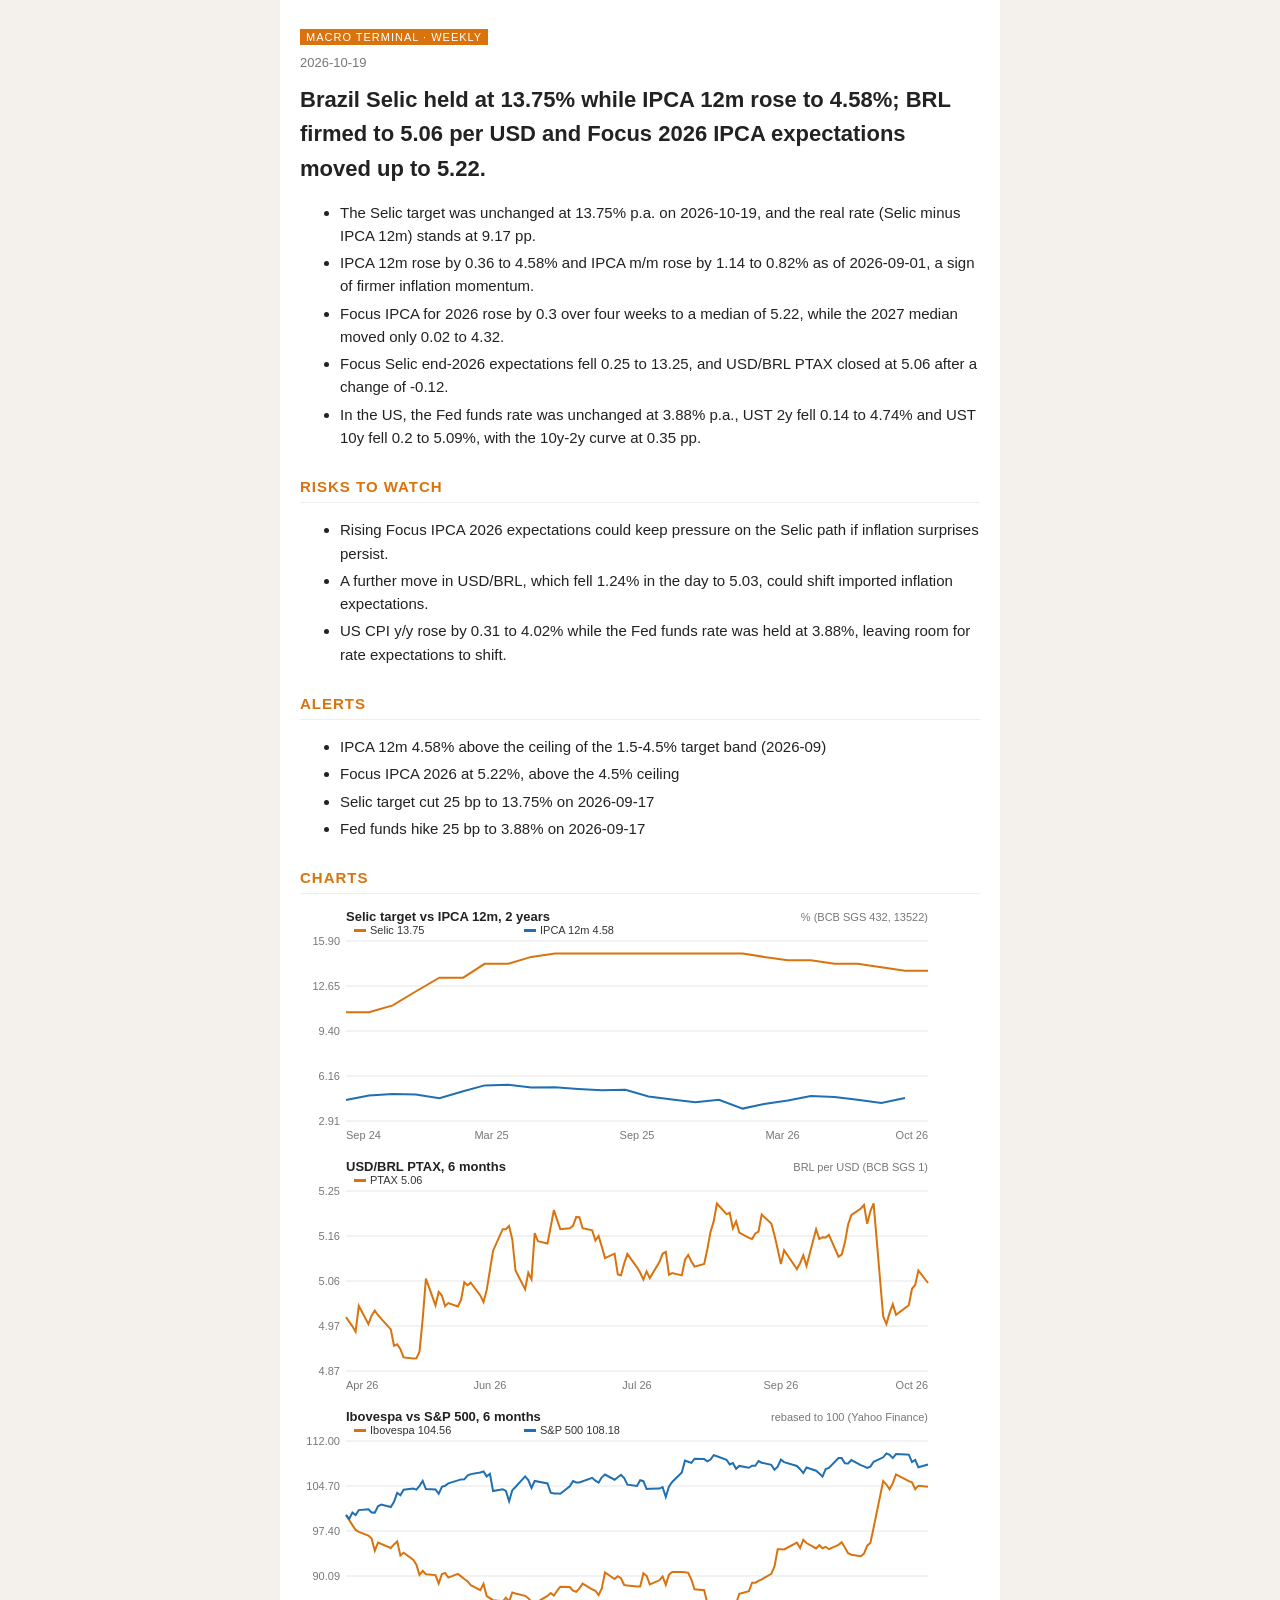
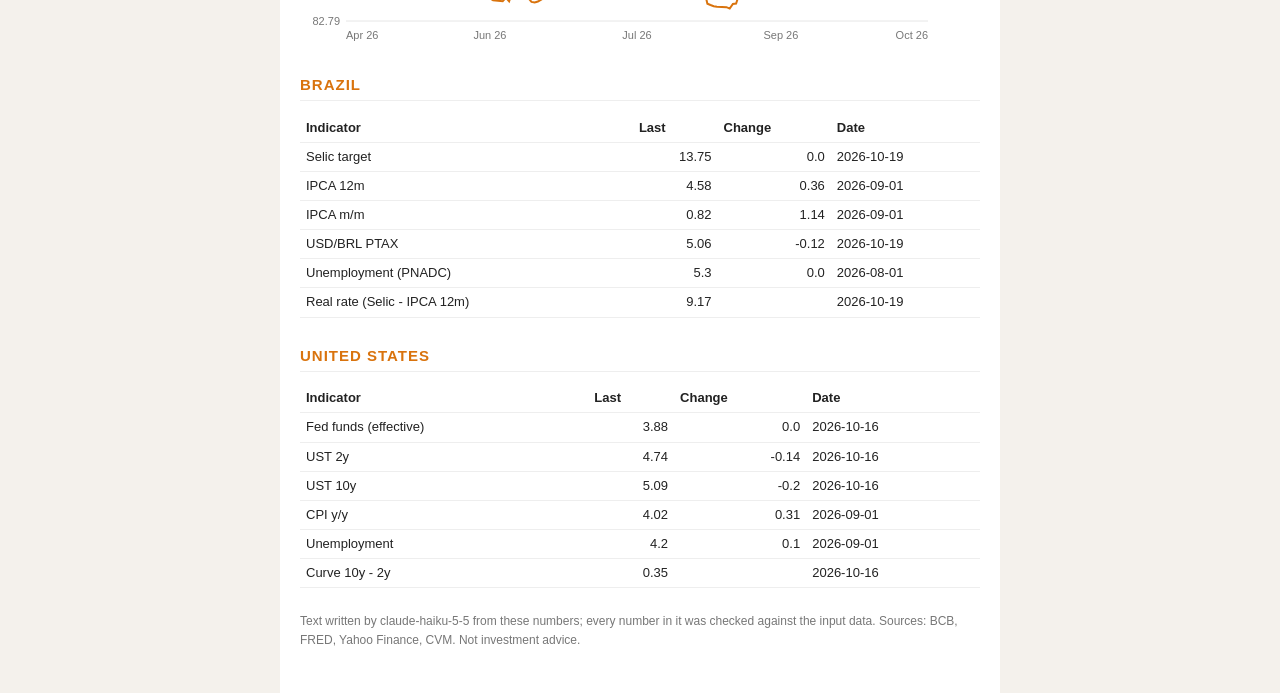
<file: newsletter/2026-W43.html>
<!doctype html>
<html lang="en"><head><meta charset="utf-8"><meta name="viewport" content="width=device-width, initial-scale=1">
<title>Macro Terminal weekly · 2026-10-19</title>
<style>
body { margin: 0; background: #f4f1ec; color: #222; font: 15px/1.55 Helvetica, Arial, sans-serif; }
main { max-width: 680px; margin: 0 auto; background: #fff; padding: 24px 20px 32px; }
.k { background: #d9730d; color: #fff; font-size: 11px; letter-spacing: 1px; padding: 2px 6px; }
h1 { font-size: 22px; margin: 10px 0 4px; } h2 { font-size: 15px; color: #d9730d; text-transform: uppercase;
letter-spacing: 1px; border-bottom: 1px solid #eee; padding-bottom: 4px; margin-top: 26px; }
li { margin: 4px 0; } svg { max-width: 100%; height: auto; display: block; margin: 10px 0; }
table { border-collapse: collapse; width: 100%; font-size: 13px; } td, th { border-bottom: 1px solid #eee; padding: 4px 6px; text-align: left; }
td.n { text-align: right; font-variant-numeric: tabular-nums; } .foot { color: #777; font-size: 12px; margin-top: 24px; }
</style></head><body><main>
<span class="k">MACRO TERMINAL · WEEKLY</span><div style="color:#777;font-size:13px;margin-top:6px">2026-10-19</div>
<h1>Brazil Selic held at 13.75% while IPCA 12m rose to 4.58%; BRL firmed to 5.06 per USD and Focus 2026 IPCA expectations moved up to 5.22.</h1>
<ul><li>The Selic target was unchanged at 13.75% p.a. on 2026-10-19, and the real rate (Selic minus IPCA 12m) stands at 9.17 pp.</li><li>IPCA 12m rose by 0.36 to 4.58% and IPCA m/m rose by 1.14 to 0.82% as of 2026-09-01, a sign of firmer inflation momentum.</li><li>Focus IPCA for 2026 rose by 0.3 over four weeks to a median of 5.22, while the 2027 median moved only 0.02 to 4.32.</li><li>Focus Selic end-2026 expectations fell 0.25 to 13.25, and USD/BRL PTAX closed at 5.06 after a change of -0.12.</li><li>In the US, the Fed funds rate was unchanged at 3.88% p.a., UST 2y fell 0.14 to 4.74% and UST 10y fell 0.2 to 5.09%, with the 10y-2y curve at 0.35 pp.</li></ul>
<h2>Risks to watch</h2><ul><li>Rising Focus IPCA 2026 expectations could keep pressure on the Selic path if inflation surprises persist.</li><li>A further move in USD/BRL, which fell 1.24% in the day to 5.03, could shift imported inflation expectations.</li><li>US CPI y/y rose by 0.31 to 4.02% while the Fed funds rate was held at 3.88%, leaving room for rate expectations to shift.</li></ul>
<h2>Alerts</h2><ul><li>IPCA 12m 4.58% above the ceiling of the 1.5-4.5% target band (2026-09)</li><li>Focus IPCA 2026 at 5.22%, above the 4.5% ceiling</li><li>Selic target cut 25 bp to 13.75% on 2026-09-17</li><li>Fed funds hike 25 bp to 3.88% on 2026-09-17</li></ul>
<h2>Charts</h2><svg xmlns="http://www.w3.org/2000/svg" viewBox="0 0 640 240" width="640" height="240" font-family="Helvetica, Arial, sans-serif" font-size="11" role="img" aria-label="Selic target vs IPCA 12m, 2 years">
<rect width="640" height="240" fill="#ffffff"/>
<text x="46" y="14" font-size="13" font-weight="bold" fill="#222">Selic target vs IPCA 12m, 2 years</text>
<text x="628" y="14" text-anchor="end" fill="#777">% (BCB SGS 432, 13522)</text>
<line x1="46" x2="628" y1="214.0" y2="214.0" stroke="#e6e6e6"/>
<text x="40" y="218.0" text-anchor="end" fill="#777">2.91</text>
<line x1="46" x2="628" y1="169.0" y2="169.0" stroke="#e6e6e6"/>
<text x="40" y="173.0" text-anchor="end" fill="#777">6.16</text>
<line x1="46" x2="628" y1="124.0" y2="124.0" stroke="#e6e6e6"/>
<text x="40" y="128.0" text-anchor="end" fill="#777">9.40</text>
<line x1="46" x2="628" y1="79.0" y2="79.0" stroke="#e6e6e6"/>
<text x="40" y="83.0" text-anchor="end" fill="#777">12.65</text>
<line x1="46" x2="628" y1="34.0" y2="34.0" stroke="#e6e6e6"/>
<text x="40" y="38.0" text-anchor="end" fill="#777">15.90</text>
<text x="46.0" y="232" text-anchor="start" fill="#777">Sep 24</text>
<text x="191.5" y="232" text-anchor="middle" fill="#777">Mar 25</text>
<text x="337.0" y="232" text-anchor="middle" fill="#777">Sep 25</text>
<text x="482.5" y="232" text-anchor="middle" fill="#777">Mar 26</text>
<text x="628.0" y="232" text-anchor="end" fill="#777">Oct 26</text>
<polyline fill="none" stroke="#d9730d" stroke-width="2" points="46.0,105.3 69.0,105.3 92.7,98.4 115.7,84.5 139.4,70.7 163.2,70.7 184.6,56.8 208.3,56.8 231.3,49.9 255.1,46.4 278.0,46.4 301.8,46.4 325.5,46.4 348.5,46.4 372.2,46.4 395.2,46.4 418.9,46.4 442.7,46.4 464.1,49.9 487.9,53.3 510.8,53.3 534.6,56.8 557.5,56.8 581.3,60.3 605.0,63.7 628.0,63.7"/>
<rect x="54" y="22" width="12" height="3" fill="#d9730d"/><text x="70" y="27" fill="#333">Selic 13.75</text>
<polyline fill="none" stroke="#1f6fb2" stroke-width="2" points="46.0,193.1 69.0,188.4 92.7,186.9 115.7,187.4 139.4,191.2 163.2,184.3 184.6,178.4 208.3,177.7 231.3,180.6 255.1,180.2 278.0,181.9 301.8,183.3 325.5,182.7 348.5,189.5 372.2,192.6 395.2,195.3 418.9,192.8 442.7,201.6 464.1,197.0 487.9,193.5 510.8,189.0 534.6,190.1 557.5,192.8 581.3,195.9 605.0,190.9"/>
<rect x="224" y="22" width="12" height="3" fill="#1f6fb2"/><text x="240" y="27" fill="#333">IPCA 12m 4.58</text>
</svg><svg xmlns="http://www.w3.org/2000/svg" viewBox="0 0 640 240" width="640" height="240" font-family="Helvetica, Arial, sans-serif" font-size="11" role="img" aria-label="USD/BRL PTAX, 6 months">
<rect width="640" height="240" fill="#ffffff"/>
<text x="46" y="14" font-size="13" font-weight="bold" fill="#222">USD/BRL PTAX, 6 months</text>
<text x="628" y="14" text-anchor="end" fill="#777">BRL per USD (BCB SGS 1)</text>
<line x1="46" x2="628" y1="214.0" y2="214.0" stroke="#e6e6e6"/>
<text x="40" y="218.0" text-anchor="end" fill="#777">4.87</text>
<line x1="46" x2="628" y1="169.0" y2="169.0" stroke="#e6e6e6"/>
<text x="40" y="173.0" text-anchor="end" fill="#777">4.97</text>
<line x1="46" x2="628" y1="124.0" y2="124.0" stroke="#e6e6e6"/>
<text x="40" y="128.0" text-anchor="end" fill="#777">5.06</text>
<line x1="46" x2="628" y1="79.0" y2="79.0" stroke="#e6e6e6"/>
<text x="40" y="83.0" text-anchor="end" fill="#777">5.16</text>
<line x1="46" x2="628" y1="34.0" y2="34.0" stroke="#e6e6e6"/>
<text x="40" y="38.0" text-anchor="end" fill="#777">5.25</text>
<text x="46.0" y="232" text-anchor="start" fill="#777">Apr 26</text>
<text x="189.9" y="232" text-anchor="middle" fill="#777">Jun 26</text>
<text x="337.0" y="232" text-anchor="middle" fill="#777">Jul 26</text>
<text x="480.9" y="232" text-anchor="middle" fill="#777">Sep 26</text>
<text x="628.0" y="232" text-anchor="end" fill="#777">Oct 26</text>
<polyline fill="none" stroke="#d9730d" stroke-width="2" points="46.0,160.2 52.4,169.3 55.6,174.7 58.8,148.8 68.4,167.0 71.6,158.6 74.8,153.5 78.0,158.2 90.8,172.4 94.0,188.8 97.2,187.3 100.4,192.2 103.6,200.4 113.2,201.6 116.4,201.4 119.5,194.7 122.7,161.9 125.9,121.7 135.5,148.4 138.7,134.8 141.9,138.5 145.1,149.1 148.3,146.1 157.9,149.4 161.1,142.7 164.3,125.3 167.5,128.2 170.7,125.7 180.3,138.4 183.5,145.2 186.7,133.1 193.1,93.7 202.7,72.2 205.9,72.3 209.1,69.0 212.3,82.5 215.5,113.5 225.1,132.3 228.3,115.7 231.5,122.3 234.7,76.1 237.9,84.2 247.5,86.5 250.7,69.9 253.9,53.1 257.1,62.9 260.3,72.2 269.8,71.2 273.0,68.8 276.2,60.1 279.4,60.3 282.6,71.2 292.2,73.4 295.4,83.5 298.6,79.0 301.8,89.6 305.0,101.1 314.6,96.6 317.8,117.5 321.0,118.2 324.2,106.4 327.4,96.9 337.0,110.3 340.2,115.7 343.4,122.5 346.6,114.4 349.8,121.1 359.4,105.0 362.6,96.8 365.8,94.9 369.0,117.7 372.2,116.0 381.8,118.4 385.0,102.7 388.2,97.9 391.4,104.4 394.6,109.6 404.2,107.0 407.4,91.7 410.5,74.9 413.7,64.4 416.9,46.5 426.5,57.1 429.7,55.7 432.9,71.3 436.1,64.3 439.3,75.5 448.9,80.9 452.1,82.0 455.3,76.5 458.5,74.7 461.7,57.5 471.3,66.5 474.5,78.2 477.7,92.3 480.9,107.1 484.1,93.2 496.9,112.1 500.1,106.2 503.3,98.2 506.5,109.1 516.1,72.2 519.3,82.0 522.5,80.2 525.7,80.5 528.9,77.9 538.5,99.7 541.7,97.6 544.9,85.6 548.1,67.5 551.3,58.2 560.8,51.5 564.0,48.0 567.2,66.8 570.4,54.0 573.6,46.4 583.2,159.5 586.4,167.1 589.6,155.9 592.8,147.1 596.0,157.9 608.8,148.2 612.0,131.8 615.2,128.0 618.4,113.5 628.0,126.0"/>
<rect x="54" y="22" width="12" height="3" fill="#d9730d"/><text x="70" y="27" fill="#333">PTAX 5.06</text>
</svg><svg xmlns="http://www.w3.org/2000/svg" viewBox="0 0 640 240" width="640" height="240" font-family="Helvetica, Arial, sans-serif" font-size="11" role="img" aria-label="Ibovespa vs S&amp;P 500, 6 months">
<rect width="640" height="240" fill="#ffffff"/>
<text x="46" y="14" font-size="13" font-weight="bold" fill="#222">Ibovespa vs S&amp;P 500, 6 months</text>
<text x="628" y="14" text-anchor="end" fill="#777">rebased to 100 (Yahoo Finance)</text>
<line x1="46" x2="628" y1="214.0" y2="214.0" stroke="#e6e6e6"/>
<text x="40" y="218.0" text-anchor="end" fill="#777">82.79</text>
<line x1="46" x2="628" y1="169.0" y2="169.0" stroke="#e6e6e6"/>
<text x="40" y="173.0" text-anchor="end" fill="#777">90.09</text>
<line x1="46" x2="628" y1="124.0" y2="124.0" stroke="#e6e6e6"/>
<text x="40" y="128.0" text-anchor="end" fill="#777">97.40</text>
<line x1="46" x2="628" y1="79.0" y2="79.0" stroke="#e6e6e6"/>
<text x="40" y="83.0" text-anchor="end" fill="#777">104.70</text>
<line x1="46" x2="628" y1="34.0" y2="34.0" stroke="#e6e6e6"/>
<text x="40" y="38.0" text-anchor="end" fill="#777">112.00</text>
<text x="46.0" y="232" text-anchor="start" fill="#777">Apr 26</text>
<text x="189.9" y="232" text-anchor="middle" fill="#777">Jun 26</text>
<text x="337.0" y="232" text-anchor="middle" fill="#777">Jul 26</text>
<text x="480.9" y="232" text-anchor="middle" fill="#777">Sep 26</text>
<text x="628.0" y="232" text-anchor="end" fill="#777">Oct 26</text>
<polyline fill="none" stroke="#d9730d" stroke-width="2" points="46.0,108.0 52.4,118.1 55.6,122.9 58.8,124.9 68.4,128.5 71.6,131.6 74.8,143.7 78.0,135.6 90.8,141.0 94.0,137.4 97.2,134.5 100.4,148.5 103.6,145.7 113.2,152.6 116.4,157.6 119.5,167.8 122.7,163.8 125.9,167.2 135.5,168.1 138.7,176.6 141.9,167.0 145.1,166.0 148.3,170.6 157.9,166.9 161.1,169.4 164.3,172.0 167.5,174.2 170.7,178.2 180.3,183.2 183.5,176.9 186.7,189.0 193.1,193.2 202.7,194.3 205.9,190.7 209.1,194.4 212.3,185.4 215.5,186.5 225.1,188.8 228.3,191.2 231.5,194.9 234.7,195.5 237.9,194.5 247.5,188.9 250.7,186.1 253.9,188.5 257.1,183.8 260.3,179.7 269.8,180.0 273.0,183.7 276.2,184.8 279.4,181.3 282.6,176.7 292.2,182.4 295.4,183.7 298.6,188.0 301.8,181.5 305.0,165.4 314.6,172.0 317.8,169.2 321.0,171.2 324.2,178.0 327.4,178.4 337.0,179.5 340.2,179.6 343.4,166.3 346.6,168.9 349.8,177.4 359.4,173.3 362.6,169.4 365.8,177.9 369.0,167.6 372.2,164.9 381.8,164.9 385.0,165.3 388.2,165.8 391.4,172.6 394.6,182.2 404.2,183.2 407.4,196.7 410.5,198.0 413.7,199.2 416.9,199.7 426.5,200.2 429.7,201.6 432.9,196.9 436.1,196.6 439.3,186.8 448.9,184.1 452.1,175.7 455.3,175.7 458.5,173.9 461.7,172.3 471.3,166.8 474.5,159.5 477.7,142.3 480.9,142.3 484.1,142.5 496.9,135.5 500.1,141.0 503.3,132.7 506.5,136.0 516.1,141.4 519.3,138.2 522.5,141.2 525.7,139.8 528.9,142.2 538.5,137.9 541.7,135.3 544.9,140.4 548.1,146.2 551.3,147.7 560.8,149.2 564.0,146.6 567.2,138.7 570.4,136.0 573.6,120.6 583.2,74.1 586.4,77.5 589.6,82.3 592.8,76.2 596.0,67.3 608.8,74.1 612.0,75.4 615.2,82.2 618.4,78.7 628.0,79.8"/>
<rect x="54" y="22" width="12" height="3" fill="#d9730d"/><text x="70" y="27" fill="#333">Ibovespa 104.56</text>
<polyline fill="none" stroke="#1f6fb2" stroke-width="2" points="46.0,108.0 49.2,111.9 52.4,105.5 55.6,108.0 58.8,103.1 68.4,102.3 71.6,105.4 74.8,105.6 78.0,99.3 81.2,97.5 90.8,100.0 94.0,94.9 97.2,85.8 100.4,88.2 103.6,82.8 113.2,81.6 116.4,82.7 119.5,78.9 122.7,74.0 125.9,82.0 135.5,82.5 138.7,86.8 141.9,79.9 145.1,78.8 148.3,76.4 161.1,72.4 164.3,72.3 167.5,68.5 170.7,67.1 180.3,65.4 183.5,64.5 186.7,69.4 189.9,66.8 193.1,84.1 202.7,82.2 205.9,83.9 209.1,94.3 212.3,83.2 215.5,80.0 225.1,69.4 228.3,73.1 231.5,81.0 234.7,74.0 247.5,76.4 250.7,85.7 253.9,86.4 257.1,86.4 260.3,86.7 269.8,79.2 273.0,74.1 276.2,75.5 279.4,75.5 292.2,70.8 295.4,73.7 298.6,75.6 301.8,70.3 305.0,67.5 314.6,72.7 317.8,70.3 321.0,67.8 324.2,71.1 327.4,77.7 337.0,79.0 340.2,73.3 343.4,74.2 346.6,82.0 349.8,81.7 359.4,81.6 362.6,80.2 365.8,90.0 369.0,79.5 372.2,75.0 381.8,65.4 385.0,53.6 388.2,54.7 391.4,55.9 394.6,51.7 404.2,52.1 407.4,54.3 410.5,52.5 413.7,48.1 416.9,49.3 426.5,52.8 429.7,57.4 432.9,56.0 436.1,61.8 439.3,58.9 448.9,60.8 452.1,58.7 455.3,58.8 458.5,54.0 461.7,55.7 471.3,57.9 474.5,62.7 477.7,59.6 480.9,52.6 484.1,55.1 496.9,59.0 500.1,62.2 503.3,66.1 506.5,60.5 516.1,63.7 519.3,66.6 522.5,69.6 525.7,62.1 528.9,61.0 538.5,51.1 541.7,51.1 544.9,56.2 548.1,56.4 551.3,53.0 560.8,58.1 564.0,59.3 567.2,60.9 570.4,59.6 573.6,54.8 583.2,50.3 586.4,46.4 589.6,47.9 592.8,51.1 596.0,47.1 605.6,47.4 608.8,47.6 612.0,55.1 615.2,52.9 618.4,60.2 628.0,57.5"/>
<rect x="224" y="22" width="12" height="3" fill="#1f6fb2"/><text x="240" y="27" fill="#333">S&amp;P 500 108.18</text>
</svg>
<h2>Brazil</h2><table><tr><th>Indicator</th><th>Last</th><th>Change</th><th>Date</th></tr><tr><td>Selic target</td><td class=n>13.75</td><td class=n>0.0</td><td>2026-10-19</td></tr><tr><td>IPCA 12m</td><td class=n>4.58</td><td class=n>0.36</td><td>2026-09-01</td></tr><tr><td>IPCA m/m</td><td class=n>0.82</td><td class=n>1.14</td><td>2026-09-01</td></tr><tr><td>USD/BRL PTAX</td><td class=n>5.06</td><td class=n>-0.12</td><td>2026-10-19</td></tr><tr><td>Unemployment (PNADC)</td><td class=n>5.3</td><td class=n>0.0</td><td>2026-08-01</td></tr><tr><td>Real rate (Selic - IPCA 12m)</td><td class=n>9.17</td><td class=n></td><td>2026-10-19</td></tr></table>
<h2>United States</h2><table><tr><th>Indicator</th><th>Last</th><th>Change</th><th>Date</th></tr><tr><td>Fed funds (effective)</td><td class=n>3.88</td><td class=n>0.0</td><td>2026-10-16</td></tr><tr><td>UST 2y</td><td class=n>4.74</td><td class=n>-0.14</td><td>2026-10-16</td></tr><tr><td>UST 10y</td><td class=n>5.09</td><td class=n>-0.2</td><td>2026-10-16</td></tr><tr><td>CPI y/y</td><td class=n>4.02</td><td class=n>0.31</td><td>2026-09-01</td></tr><tr><td>Unemployment</td><td class=n>4.2</td><td class=n>0.1</td><td>2026-09-01</td></tr><tr><td>Curve 10y - 2y</td><td class=n>0.35</td><td class=n></td><td>2026-10-16</td></tr></table>
<p class="foot">Text written by claude-haiku-5-5 from these numbers; every number in it was
checked against the input data. Sources: BCB, FRED, Yahoo Finance, CVM. Not investment advice.</p>
</main></body></html>
</file>
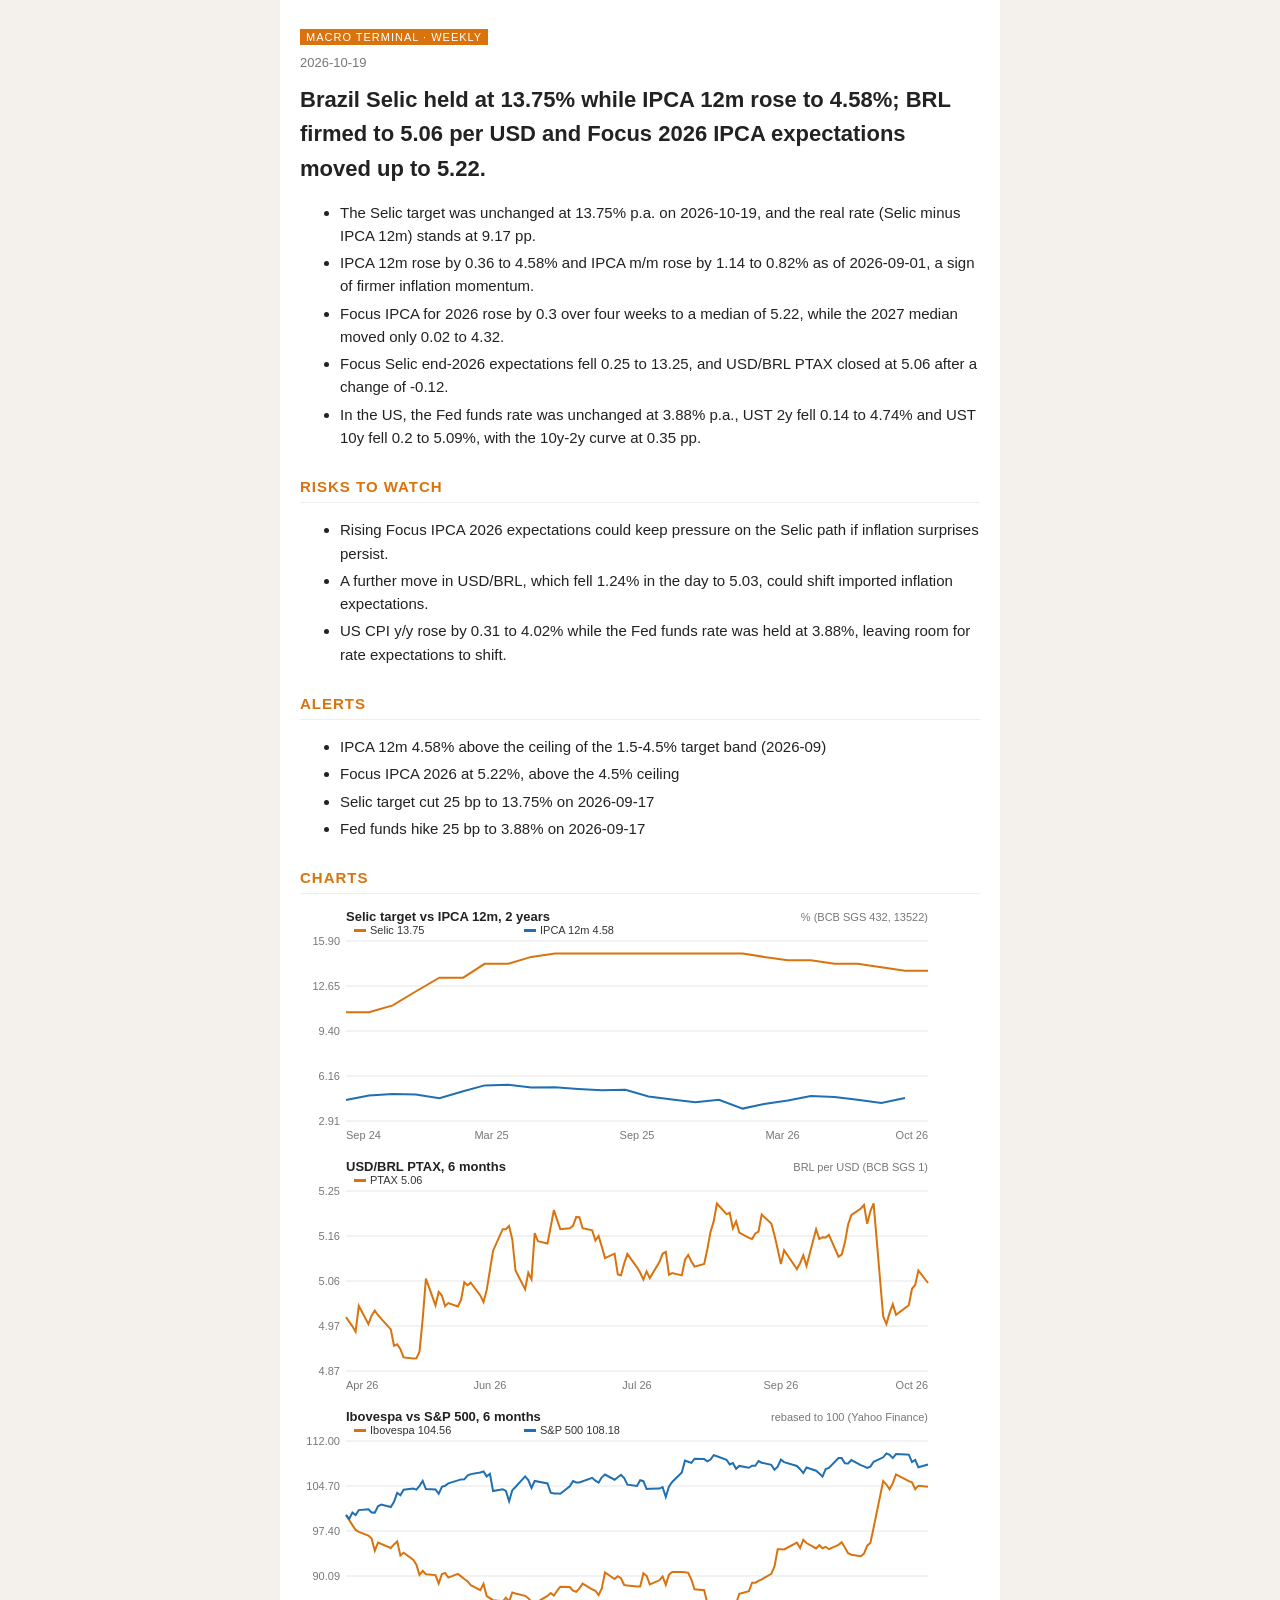
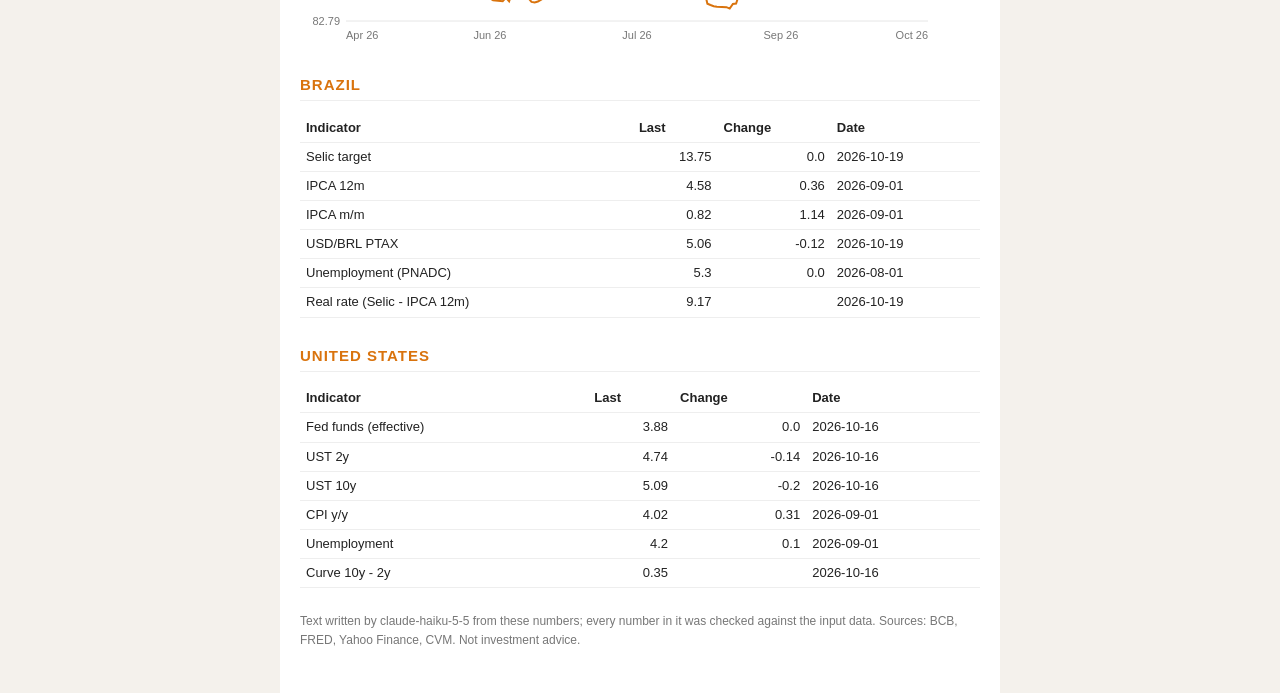
<file: output/newsletter/2026-W43.html>
<!doctype html>
<html lang="en"><head><meta charset="utf-8"><meta name="viewport" content="width=device-width, initial-scale=1">
<title>Macro Terminal weekly · 2026-10-19</title>
<style>
body { margin: 0; background: #f4f1ec; color: #222; font: 15px/1.55 Helvetica, Arial, sans-serif; }
main { max-width: 680px; margin: 0 auto; background: #fff; padding: 24px 20px 32px; }
.k { background: #d9730d; color: #fff; font-size: 11px; letter-spacing: 1px; padding: 2px 6px; }
.date { color: #777; font-size: 13px; margin-top: 6px; }
h1 { font-size: 22px; margin: 10px 0 4px; }
h2 { font-size: 15px; color: #d9730d; text-transform: uppercase; letter-spacing: 1px;
  border-bottom: 1px solid #eee; padding-bottom: 4px; margin-top: 26px; }
li { margin: 4px 0; }
svg { max-width: 100%; height: auto; display: block; margin: 10px 0; }
table { border-collapse: collapse; width: 100%; font-size: 13px; }
td, th { border-bottom: 1px solid #eee; padding: 4px 6px; text-align: left; }
td.n { text-align: right; font-variant-numeric: tabular-nums; }
.foot { color: #777; font-size: 12px; margin-top: 24px; }
</style></head><body><main>
<span class="k">MACRO TERMINAL · WEEKLY</span><div class="date">2026-10-19</div>
<h1>Brazil Selic held at 13.75% while IPCA 12m rose to 4.58%; BRL firmed to 5.06 per USD and Focus 2026 IPCA expectations moved up to 5.22.</h1>
<ul><li>The Selic target was unchanged at 13.75% p.a. on 2026-10-19, and the real rate (Selic minus IPCA 12m) stands at 9.17 pp.</li><li>IPCA 12m rose by 0.36 to 4.58% and IPCA m/m rose by 1.14 to 0.82% as of 2026-09-01, a sign of firmer inflation momentum.</li><li>Focus IPCA for 2026 rose by 0.3 over four weeks to a median of 5.22, while the 2027 median moved only 0.02 to 4.32.</li><li>Focus Selic end-2026 expectations fell 0.25 to 13.25, and USD/BRL PTAX closed at 5.06 after a change of -0.12.</li><li>In the US, the Fed funds rate was unchanged at 3.88% p.a., UST 2y fell 0.14 to 4.74% and UST 10y fell 0.2 to 5.09%, with the 10y-2y curve at 0.35 pp.</li></ul>
<h2>Risks to watch</h2><ul><li>Rising Focus IPCA 2026 expectations could keep pressure on the Selic path if inflation surprises persist.</li><li>A further move in USD/BRL, which fell 1.24% in the day to 5.03, could shift imported inflation expectations.</li><li>US CPI y/y rose by 0.31 to 4.02% while the Fed funds rate was held at 3.88%, leaving room for rate expectations to shift.</li></ul>
<h2>Alerts</h2><ul><li>IPCA 12m 4.58% above the ceiling of the 1.5-4.5% target band (2026-09)</li><li>Focus IPCA 2026 at 5.22%, above the 4.5% ceiling</li><li>Selic target cut 25 bp to 13.75% on 2026-09-17</li><li>Fed funds hike 25 bp to 3.88% on 2026-09-17</li></ul>
<h2>Charts</h2><svg xmlns="http://www.w3.org/2000/svg" viewBox="0 0 640 240" width="640" height="240" font-family="Helvetica, Arial, sans-serif" font-size="11" role="img" aria-label="Selic target vs IPCA 12m, 2 years">
<rect width="640" height="240" fill="#ffffff"/>
<text x="46" y="14" font-size="13" font-weight="bold" fill="#222">Selic target vs IPCA 12m, 2 years</text>
<text x="628" y="14" text-anchor="end" fill="#777">% (BCB SGS 432, 13522)</text>
<line x1="46" x2="628" y1="214.0" y2="214.0" stroke="#e6e6e6"/>
<text x="40" y="218.0" text-anchor="end" fill="#777">2.91</text>
<line x1="46" x2="628" y1="169.0" y2="169.0" stroke="#e6e6e6"/>
<text x="40" y="173.0" text-anchor="end" fill="#777">6.16</text>
<line x1="46" x2="628" y1="124.0" y2="124.0" stroke="#e6e6e6"/>
<text x="40" y="128.0" text-anchor="end" fill="#777">9.40</text>
<line x1="46" x2="628" y1="79.0" y2="79.0" stroke="#e6e6e6"/>
<text x="40" y="83.0" text-anchor="end" fill="#777">12.65</text>
<line x1="46" x2="628" y1="34.0" y2="34.0" stroke="#e6e6e6"/>
<text x="40" y="38.0" text-anchor="end" fill="#777">15.90</text>
<text x="46.0" y="232" text-anchor="start" fill="#777">Sep 24</text>
<text x="191.5" y="232" text-anchor="middle" fill="#777">Mar 25</text>
<text x="337.0" y="232" text-anchor="middle" fill="#777">Sep 25</text>
<text x="482.5" y="232" text-anchor="middle" fill="#777">Mar 26</text>
<text x="628.0" y="232" text-anchor="end" fill="#777">Oct 26</text>
<polyline fill="none" stroke="#d9730d" stroke-width="2" points="46.0,105.3 69.0,105.3 92.7,98.4 115.7,84.5 139.4,70.7 163.2,70.7 184.6,56.8 208.3,56.8 231.3,49.9 255.1,46.4 278.0,46.4 301.8,46.4 325.5,46.4 348.5,46.4 372.2,46.4 395.2,46.4 418.9,46.4 442.7,46.4 464.1,49.9 487.9,53.3 510.8,53.3 534.6,56.8 557.5,56.8 581.3,60.3 605.0,63.7 628.0,63.7"/>
<rect x="54" y="22" width="12" height="3" fill="#d9730d"/><text x="70" y="27" fill="#333">Selic 13.75</text>
<polyline fill="none" stroke="#1f6fb2" stroke-width="2" points="46.0,193.1 69.0,188.4 92.7,186.9 115.7,187.4 139.4,191.2 163.2,184.3 184.6,178.4 208.3,177.7 231.3,180.6 255.1,180.2 278.0,181.9 301.8,183.3 325.5,182.7 348.5,189.5 372.2,192.6 395.2,195.3 418.9,192.8 442.7,201.6 464.1,197.0 487.9,193.5 510.8,189.0 534.6,190.1 557.5,192.8 581.3,195.9 605.0,190.9"/>
<rect x="224" y="22" width="12" height="3" fill="#1f6fb2"/><text x="240" y="27" fill="#333">IPCA 12m 4.58</text>
</svg><svg xmlns="http://www.w3.org/2000/svg" viewBox="0 0 640 240" width="640" height="240" font-family="Helvetica, Arial, sans-serif" font-size="11" role="img" aria-label="USD/BRL PTAX, 6 months">
<rect width="640" height="240" fill="#ffffff"/>
<text x="46" y="14" font-size="13" font-weight="bold" fill="#222">USD/BRL PTAX, 6 months</text>
<text x="628" y="14" text-anchor="end" fill="#777">BRL per USD (BCB SGS 1)</text>
<line x1="46" x2="628" y1="214.0" y2="214.0" stroke="#e6e6e6"/>
<text x="40" y="218.0" text-anchor="end" fill="#777">4.87</text>
<line x1="46" x2="628" y1="169.0" y2="169.0" stroke="#e6e6e6"/>
<text x="40" y="173.0" text-anchor="end" fill="#777">4.97</text>
<line x1="46" x2="628" y1="124.0" y2="124.0" stroke="#e6e6e6"/>
<text x="40" y="128.0" text-anchor="end" fill="#777">5.06</text>
<line x1="46" x2="628" y1="79.0" y2="79.0" stroke="#e6e6e6"/>
<text x="40" y="83.0" text-anchor="end" fill="#777">5.16</text>
<line x1="46" x2="628" y1="34.0" y2="34.0" stroke="#e6e6e6"/>
<text x="40" y="38.0" text-anchor="end" fill="#777">5.25</text>
<text x="46.0" y="232" text-anchor="start" fill="#777">Apr 26</text>
<text x="189.9" y="232" text-anchor="middle" fill="#777">Jun 26</text>
<text x="337.0" y="232" text-anchor="middle" fill="#777">Jul 26</text>
<text x="480.9" y="232" text-anchor="middle" fill="#777">Sep 26</text>
<text x="628.0" y="232" text-anchor="end" fill="#777">Oct 26</text>
<polyline fill="none" stroke="#d9730d" stroke-width="2" points="46.0,160.2 52.4,169.3 55.6,174.7 58.8,148.8 68.4,167.0 71.6,158.6 74.8,153.5 78.0,158.2 90.8,172.4 94.0,188.8 97.2,187.3 100.4,192.2 103.6,200.4 113.2,201.6 116.4,201.4 119.5,194.7 122.7,161.9 125.9,121.7 135.5,148.4 138.7,134.8 141.9,138.5 145.1,149.1 148.3,146.1 157.9,149.4 161.1,142.7 164.3,125.3 167.5,128.2 170.7,125.7 180.3,138.4 183.5,145.2 186.7,133.1 193.1,93.7 202.7,72.2 205.9,72.3 209.1,69.0 212.3,82.5 215.5,113.5 225.1,132.3 228.3,115.7 231.5,122.3 234.7,76.1 237.9,84.2 247.5,86.5 250.7,69.9 253.9,53.1 257.1,62.9 260.3,72.2 269.8,71.2 273.0,68.8 276.2,60.1 279.4,60.3 282.6,71.2 292.2,73.4 295.4,83.5 298.6,79.0 301.8,89.6 305.0,101.1 314.6,96.6 317.8,117.5 321.0,118.2 324.2,106.4 327.4,96.9 337.0,110.3 340.2,115.7 343.4,122.5 346.6,114.4 349.8,121.1 359.4,105.0 362.6,96.8 365.8,94.9 369.0,117.7 372.2,116.0 381.8,118.4 385.0,102.7 388.2,97.9 391.4,104.4 394.6,109.6 404.2,107.0 407.4,91.7 410.5,74.9 413.7,64.4 416.9,46.5 426.5,57.1 429.7,55.7 432.9,71.3 436.1,64.3 439.3,75.5 448.9,80.9 452.1,82.0 455.3,76.5 458.5,74.7 461.7,57.5 471.3,66.5 474.5,78.2 477.7,92.3 480.9,107.1 484.1,93.2 496.9,112.1 500.1,106.2 503.3,98.2 506.5,109.1 516.1,72.2 519.3,82.0 522.5,80.2 525.7,80.5 528.9,77.9 538.5,99.7 541.7,97.6 544.9,85.6 548.1,67.5 551.3,58.2 560.8,51.5 564.0,48.0 567.2,66.8 570.4,54.0 573.6,46.4 583.2,159.5 586.4,167.1 589.6,155.9 592.8,147.1 596.0,157.9 608.8,148.2 612.0,131.8 615.2,128.0 618.4,113.5 628.0,126.0"/>
<rect x="54" y="22" width="12" height="3" fill="#d9730d"/><text x="70" y="27" fill="#333">PTAX 5.06</text>
</svg><svg xmlns="http://www.w3.org/2000/svg" viewBox="0 0 640 240" width="640" height="240" font-family="Helvetica, Arial, sans-serif" font-size="11" role="img" aria-label="Ibovespa vs S&amp;P 500, 6 months">
<rect width="640" height="240" fill="#ffffff"/>
<text x="46" y="14" font-size="13" font-weight="bold" fill="#222">Ibovespa vs S&amp;P 500, 6 months</text>
<text x="628" y="14" text-anchor="end" fill="#777">rebased to 100 (Yahoo Finance)</text>
<line x1="46" x2="628" y1="214.0" y2="214.0" stroke="#e6e6e6"/>
<text x="40" y="218.0" text-anchor="end" fill="#777">82.79</text>
<line x1="46" x2="628" y1="169.0" y2="169.0" stroke="#e6e6e6"/>
<text x="40" y="173.0" text-anchor="end" fill="#777">90.09</text>
<line x1="46" x2="628" y1="124.0" y2="124.0" stroke="#e6e6e6"/>
<text x="40" y="128.0" text-anchor="end" fill="#777">97.40</text>
<line x1="46" x2="628" y1="79.0" y2="79.0" stroke="#e6e6e6"/>
<text x="40" y="83.0" text-anchor="end" fill="#777">104.70</text>
<line x1="46" x2="628" y1="34.0" y2="34.0" stroke="#e6e6e6"/>
<text x="40" y="38.0" text-anchor="end" fill="#777">112.00</text>
<text x="46.0" y="232" text-anchor="start" fill="#777">Apr 26</text>
<text x="189.9" y="232" text-anchor="middle" fill="#777">Jun 26</text>
<text x="337.0" y="232" text-anchor="middle" fill="#777">Jul 26</text>
<text x="480.9" y="232" text-anchor="middle" fill="#777">Sep 26</text>
<text x="628.0" y="232" text-anchor="end" fill="#777">Oct 26</text>
<polyline fill="none" stroke="#d9730d" stroke-width="2" points="46.0,108.0 52.4,118.1 55.6,122.9 58.8,124.9 68.4,128.5 71.6,131.6 74.8,143.7 78.0,135.6 90.8,141.0 94.0,137.4 97.2,134.5 100.4,148.5 103.6,145.7 113.2,152.6 116.4,157.6 119.5,167.8 122.7,163.8 125.9,167.2 135.5,168.1 138.7,176.6 141.9,167.0 145.1,166.0 148.3,170.6 157.9,166.9 161.1,169.4 164.3,172.0 167.5,174.2 170.7,178.2 180.3,183.2 183.5,176.9 186.7,189.0 193.1,193.2 202.7,194.3 205.9,190.7 209.1,194.4 212.3,185.4 215.5,186.5 225.1,188.8 228.3,191.2 231.5,194.9 234.7,195.5 237.9,194.5 247.5,188.9 250.7,186.1 253.9,188.5 257.1,183.8 260.3,179.7 269.8,180.0 273.0,183.7 276.2,184.8 279.4,181.3 282.6,176.7 292.2,182.4 295.4,183.7 298.6,188.0 301.8,181.5 305.0,165.4 314.6,172.0 317.8,169.2 321.0,171.2 324.2,178.0 327.4,178.4 337.0,179.5 340.2,179.6 343.4,166.3 346.6,168.9 349.8,177.4 359.4,173.3 362.6,169.4 365.8,177.9 369.0,167.6 372.2,164.9 381.8,164.9 385.0,165.3 388.2,165.8 391.4,172.6 394.6,182.2 404.2,183.2 407.4,196.7 410.5,198.0 413.7,199.2 416.9,199.7 426.5,200.2 429.7,201.6 432.9,196.9 436.1,196.6 439.3,186.8 448.9,184.1 452.1,175.7 455.3,175.7 458.5,173.9 461.7,172.3 471.3,166.8 474.5,159.5 477.7,142.3 480.9,142.3 484.1,142.5 496.9,135.5 500.1,141.0 503.3,132.7 506.5,136.0 516.1,141.4 519.3,138.2 522.5,141.2 525.7,139.8 528.9,142.2 538.5,137.9 541.7,135.3 544.9,140.4 548.1,146.2 551.3,147.7 560.8,149.2 564.0,146.6 567.2,138.7 570.4,136.0 573.6,120.6 583.2,74.1 586.4,77.5 589.6,82.3 592.8,76.2 596.0,67.3 608.8,74.1 612.0,75.4 615.2,82.2 618.4,78.7 628.0,79.8"/>
<rect x="54" y="22" width="12" height="3" fill="#d9730d"/><text x="70" y="27" fill="#333">Ibovespa 104.56</text>
<polyline fill="none" stroke="#1f6fb2" stroke-width="2" points="46.0,108.0 49.2,111.9 52.4,105.5 55.6,108.0 58.8,103.1 68.4,102.3 71.6,105.4 74.8,105.6 78.0,99.3 81.2,97.5 90.8,100.0 94.0,94.9 97.2,85.8 100.4,88.2 103.6,82.8 113.2,81.6 116.4,82.7 119.5,78.9 122.7,74.0 125.9,82.0 135.5,82.5 138.7,86.8 141.9,79.9 145.1,78.8 148.3,76.4 161.1,72.4 164.3,72.3 167.5,68.5 170.7,67.1 180.3,65.4 183.5,64.5 186.7,69.4 189.9,66.8 193.1,84.1 202.7,82.2 205.9,83.9 209.1,94.3 212.3,83.2 215.5,80.0 225.1,69.4 228.3,73.1 231.5,81.0 234.7,74.0 247.5,76.4 250.7,85.7 253.9,86.4 257.1,86.4 260.3,86.7 269.8,79.2 273.0,74.1 276.2,75.5 279.4,75.5 292.2,70.8 295.4,73.7 298.6,75.6 301.8,70.3 305.0,67.5 314.6,72.7 317.8,70.3 321.0,67.8 324.2,71.1 327.4,77.7 337.0,79.0 340.2,73.3 343.4,74.2 346.6,82.0 349.8,81.7 359.4,81.6 362.6,80.2 365.8,90.0 369.0,79.5 372.2,75.0 381.8,65.4 385.0,53.6 388.2,54.7 391.4,55.9 394.6,51.7 404.2,52.1 407.4,54.3 410.5,52.5 413.7,48.1 416.9,49.3 426.5,52.8 429.7,57.4 432.9,56.0 436.1,61.8 439.3,58.9 448.9,60.8 452.1,58.7 455.3,58.8 458.5,54.0 461.7,55.7 471.3,57.9 474.5,62.7 477.7,59.6 480.9,52.6 484.1,55.1 496.9,59.0 500.1,62.2 503.3,66.1 506.5,60.5 516.1,63.7 519.3,66.6 522.5,69.6 525.7,62.1 528.9,61.0 538.5,51.1 541.7,51.1 544.9,56.2 548.1,56.4 551.3,53.0 560.8,58.1 564.0,59.3 567.2,60.9 570.4,59.6 573.6,54.8 583.2,50.3 586.4,46.4 589.6,47.9 592.8,51.1 596.0,47.1 605.6,47.4 608.8,47.6 612.0,55.1 615.2,52.9 618.4,60.2 628.0,57.5"/>
<rect x="224" y="22" width="12" height="3" fill="#1f6fb2"/><text x="240" y="27" fill="#333">S&amp;P 500 108.18</text>
</svg>
<h2>Brazil</h2><table><tr><th>Indicator</th><th>Last</th><th>Change</th><th>Date</th></tr><tr><td>Selic target</td><td class=n>13.75</td><td class=n>0.0</td><td>2026-10-19</td></tr><tr><td>IPCA 12m</td><td class=n>4.58</td><td class=n>0.36</td><td>2026-09-01</td></tr><tr><td>IPCA m/m</td><td class=n>0.82</td><td class=n>1.14</td><td>2026-09-01</td></tr><tr><td>USD/BRL PTAX</td><td class=n>5.06</td><td class=n>-0.12</td><td>2026-10-19</td></tr><tr><td>Unemployment (PNADC)</td><td class=n>5.3</td><td class=n>0.0</td><td>2026-08-01</td></tr><tr><td>Real rate (Selic - IPCA 12m)</td><td class=n>9.17</td><td class=n></td><td>2026-10-19</td></tr></table>
<h2>United States</h2><table><tr><th>Indicator</th><th>Last</th><th>Change</th><th>Date</th></tr><tr><td>Fed funds (effective)</td><td class=n>3.88</td><td class=n>0.0</td><td>2026-10-16</td></tr><tr><td>UST 2y</td><td class=n>4.74</td><td class=n>-0.14</td><td>2026-10-16</td></tr><tr><td>UST 10y</td><td class=n>5.09</td><td class=n>-0.2</td><td>2026-10-16</td></tr><tr><td>CPI y/y</td><td class=n>4.02</td><td class=n>0.31</td><td>2026-09-01</td></tr><tr><td>Unemployment</td><td class=n>4.2</td><td class=n>0.1</td><td>2026-09-01</td></tr><tr><td>Curve 10y - 2y</td><td class=n>0.35</td><td class=n></td><td>2026-10-16</td></tr></table>
<p class="foot">Text written by claude-haiku-5-5 from these numbers; every number in it was
checked against the input data. Sources: BCB, FRED, Yahoo Finance, CVM. Not investment advice.</p>
</main></body></html>
</file>
